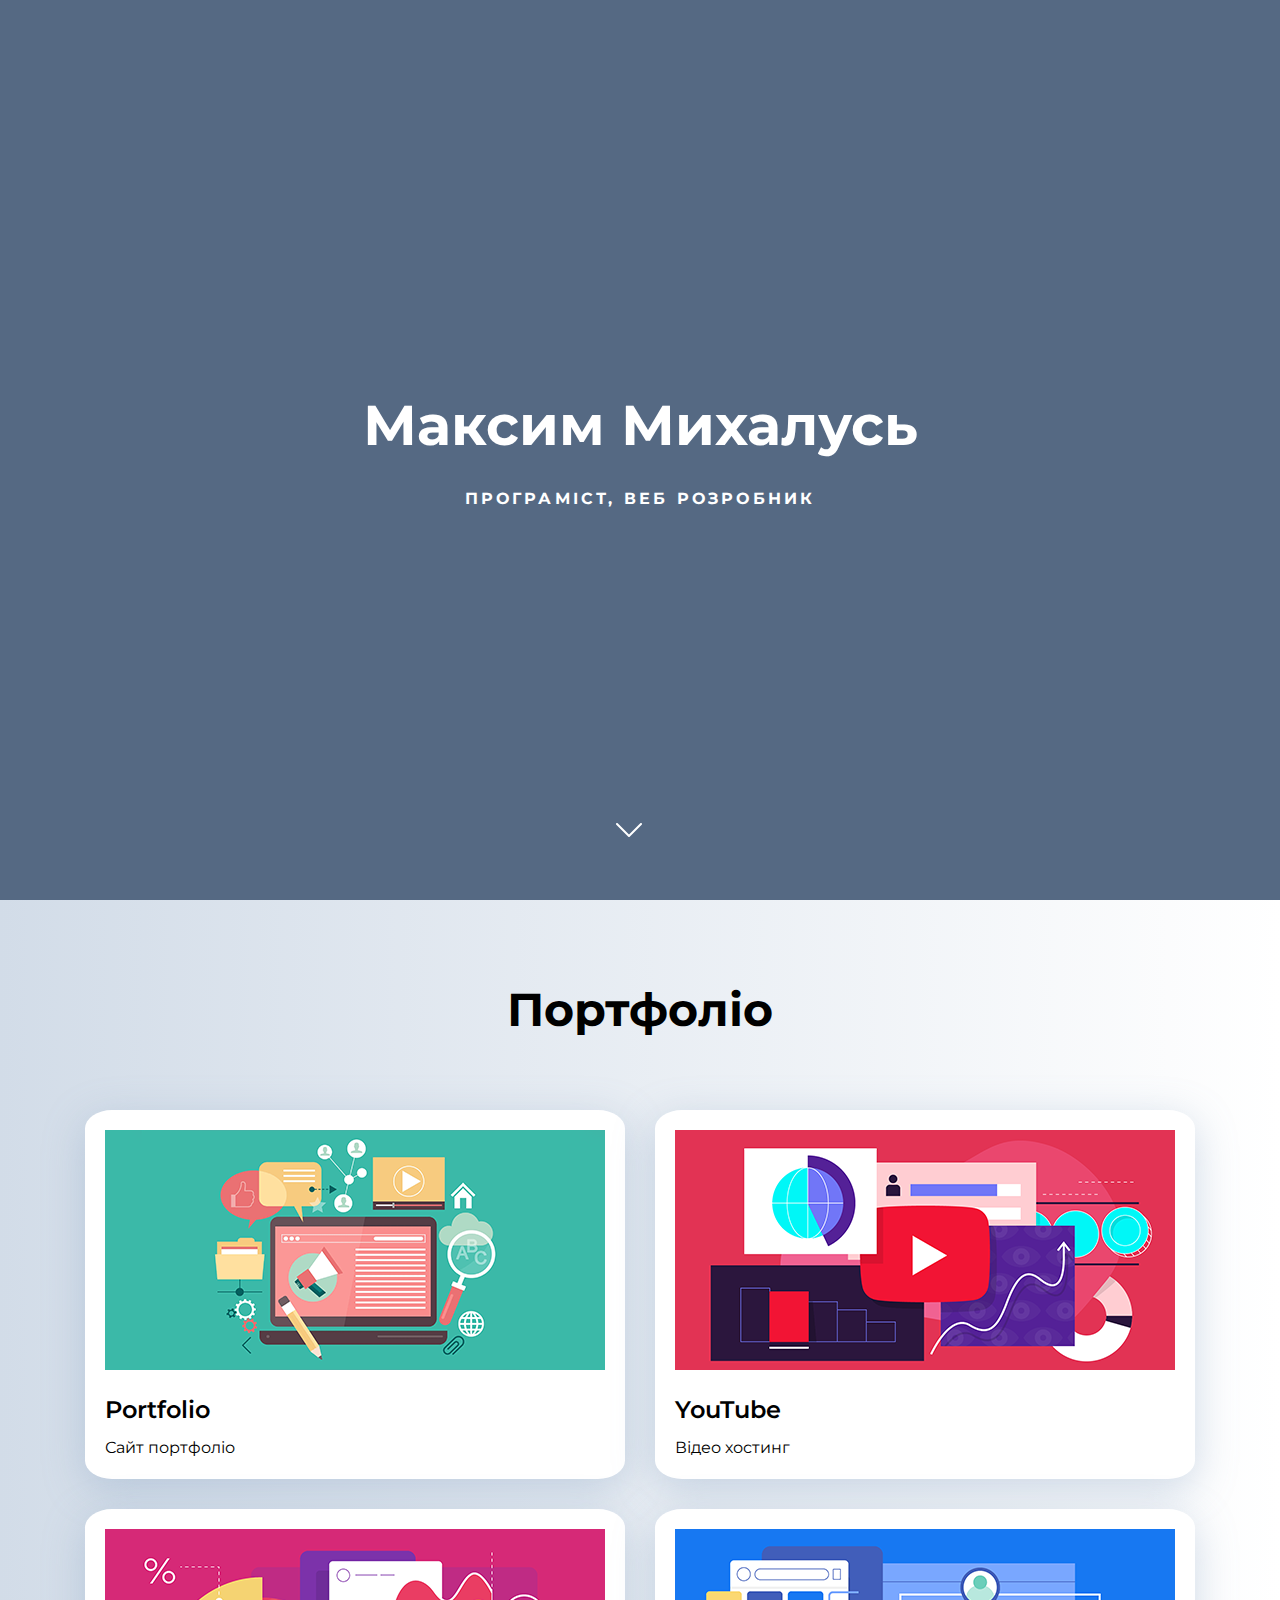
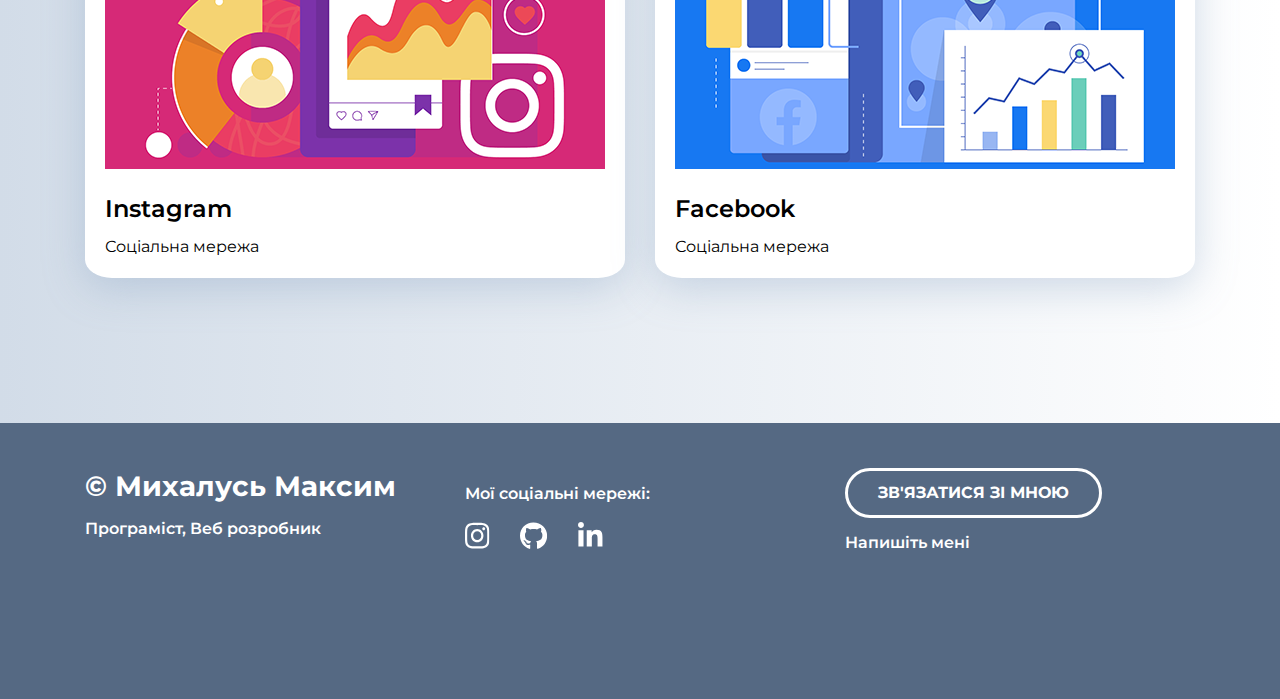
<file: index.html>
<!DOCTYPE html>
<html lang="UA">
<head>
    <meta charset="UTF-8">
    <meta name="viewport" content="width=device-width, initial-scale=1.0">
    <title>Головна сторінка</title>
    <link rel="stylesheet" href="./css/main.css">
    <link rel="stylesheet" href="./css/media.css">
    <link rel="preconnect" href="https://fonts.googleapis.com">
<link rel="preconnect" href="https://fonts.gstatic.com" crossorigin>
<link href="https://fonts.googleapis.com/css2?family=Montserrat:ital,wght@0,400;0,700;1,600&display=swap" rel="stylesheet">
<link rel="icon" href="./img/iso/icon-portfolio.ico" type="image/x-icon">
</head>
<body>
    <div class="header">
        <h1 class="header-title">Максим Михалусь</h1>
        <p class="header-subtitle">Програміст, Веб розробник</p>
        <a href="#portfolio" class="header-arrow">
            <img src="./img/Shape/Shape.svg" alt="arrow">
        </a>
    </div>

    <div class="portfolio" id="portfolio">
        <div class="container">
            <h2 class="portfolio-header">Портфоліо</h2>
            <div class="portfolio-cards-wrapper">
                <div class="card">
                    <a href="portfolio.html" class="card-link">
                        <img class="card-img" src="./img/img-project/portfolio.png" alt="Cайт">
                        <h3 class="card-title">Portfolio</h3>
                        <p>Сайт портфоліо</p>
                    </a>
                </div>
                <div class="card">
                    <a href="youtube.html" class="card-link">
                    <img class="card-img" src="./img/img-project/youtube.png" alt="Cайт">
                    <h3 class="card-title">YouTube</h3>
                    <p>Відео хостинг</p>
                    </a>
                </div>
                <div class="card">
                    <a href="instagram.html" class="card-link">
                    <img class="card-img" src="./img/img-project/instagram.png" alt="Cайт">
                    <h3 class="card-title">Instagram</h3>
                    <p>Соціальна мережа</p>
                    </a>
                </div>
                <div class="card">
                    <a href="facebook.html" class="card-link">
                    <img class="card-img" src="./img/img-project/facebook.png" alt="Cайт">
                    <h3 class="card-title">Facebook</h3>
                    <p>Соціальна мережа</p>
                    </a>
                </div>
            </div>
        </div>
    </div>

    <div class="footer">
        <div class="container">
            <div class="footer-row">

                <div class="footer-copyright footer-col">
                    <div class="footer-copyright-name">© Михалусь Максим</div>
                    <p>Програміст, Веб розробник</p>
                </div>

                <div class="footer-icons footer-col">
                    <p>Мої соціальні мережі:</p>
                    <div class="footer-icons-row">
                        <a href="https://www.instagram.com/_exekx/">
                            <img src="./img/icon/instagram.svg" alt="">
                        </a>
                        <a href="https://github.com/exekx">
                            <img src="./img/icon/github.svg" alt="">
                        </a>
                        <a href="https://www.linkedin.com/in/%D0%BC%D0%B0%D0%BA%D1%81%D0%B8%D0%BC-%D0%B2%D0%BE%D0%BB%D0%BE%D0%B4%D0%B8%D0%BC%D0%B8%D1%80%D0%BE%D0%B2%D0%B8%D1%87-%D0%BC%D0%B8%D1%85%D0%B0%D0%BB%D1%83%D1%81%D1%8C-05b49729a/">
                            <img src="./img/icon/linkedin.svg" alt="">
                        </a>
                    </div>
                </div>

                <div class="footer-contacts footer-col">
                    <a href="mailto:maksym.v.mykhailus@ukd.edu.ua" class="footer-button">Зв'язатися зі мною</a>
                    <p>Напишіть мені</p>
                </div>
            </div>
        </div>
    </div>

</body>
</html>
</file>
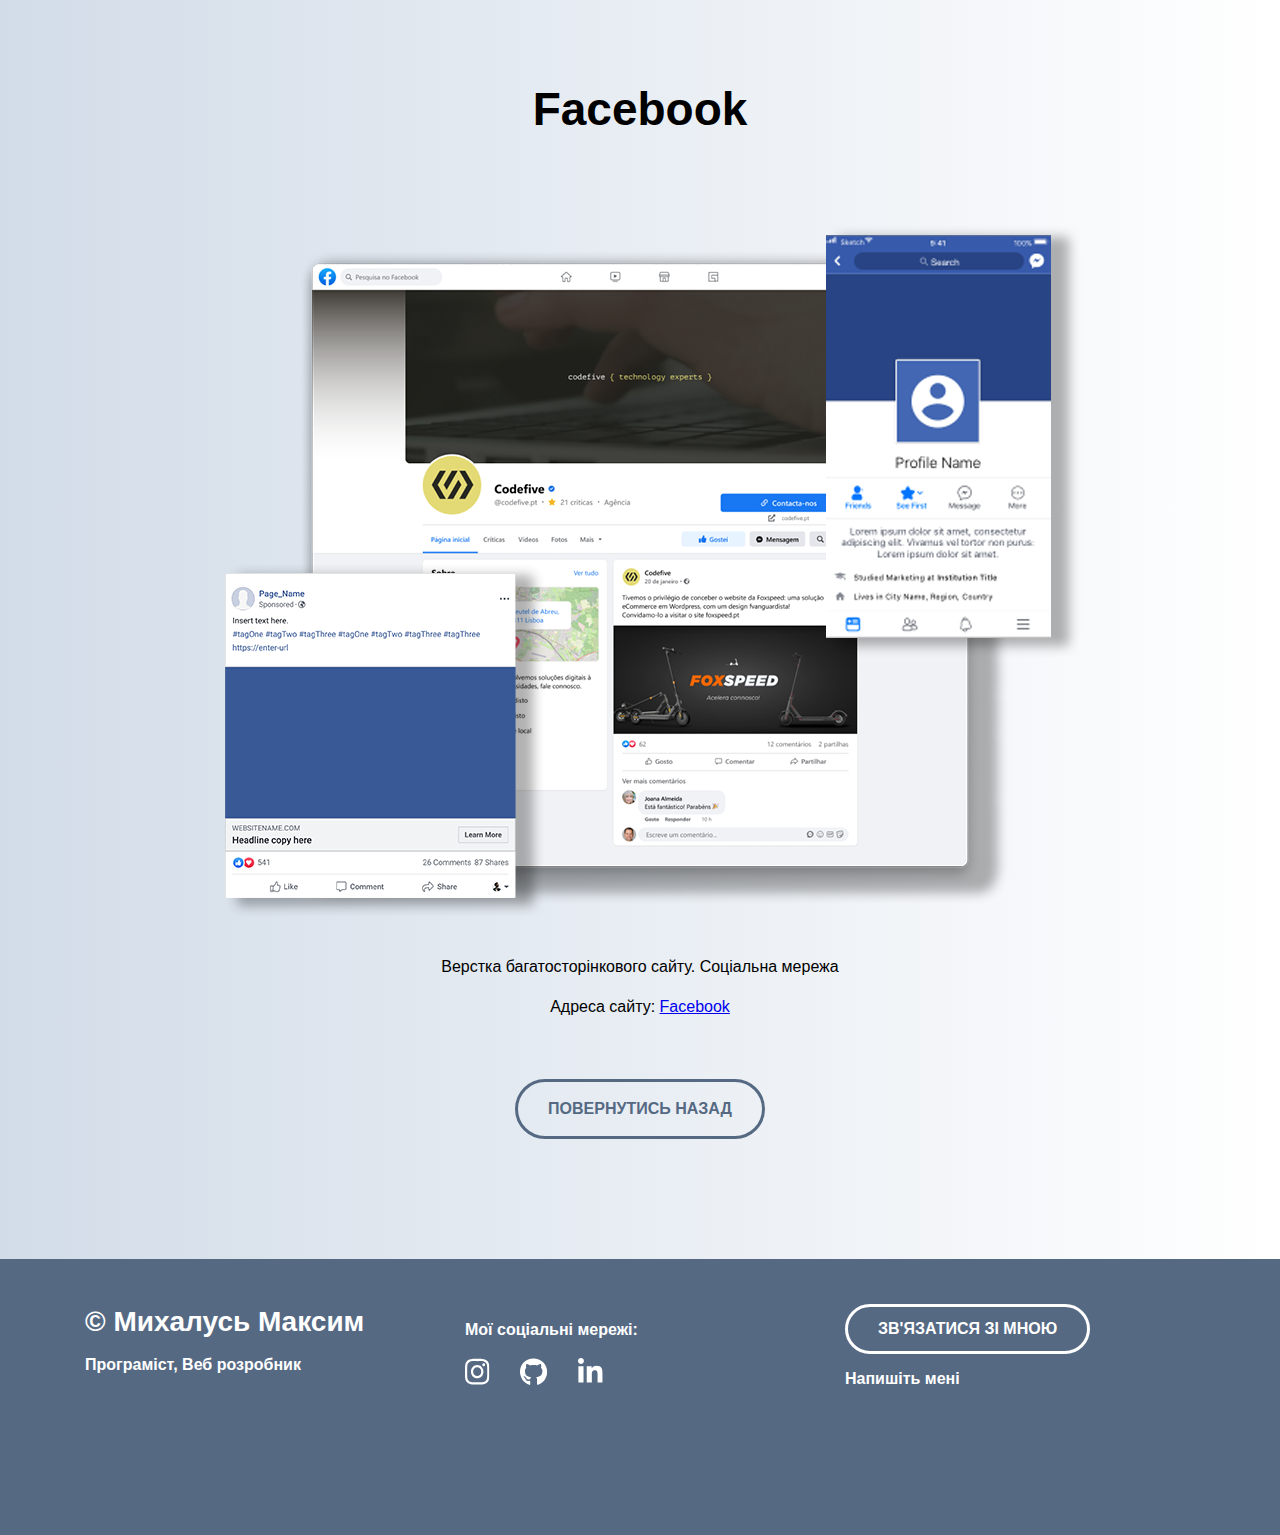
<file: facebook.html>
<!DOCTYPE html>
<html lang="UA">
<head>
    <meta charset="UTF-8">
    <meta name="viewport" content="width=device-width, initial-scale=1.0">
    <title>Facebook</title>
    <link rel="stylesheet" href="./css/main.css">
    <link rel="stylesheet" href="./css/media.css">
    <link rel="preconnect" href="https://fonts.googleapis.com">
    <link rel="icon" href="./img/iso/icon-portfolio.ico" type="image/x-icon">
</head>
<body>
    
    <div class="project">
        <div class="container">
            <h1 class="project-header">Facebook</h1>
            <div class="project-img"></div>
            <img src="./img/img-portfolio/facebook.png" alt="Сайт портфоліо" width="892" height="725">
        </div>
        <div class="project-description">
            <p>Верстка багатосторінкового сайту. Соціальна мережа</p>
            <p>Адреса сайту: <a href="https://www.facebook.com/">Facebook</a></p>
        </div>
        <a href="index.html" class="ptoject-button-back">Повернутись назад</a>
    </div>

    <div class="footer">
        <div class="container">
            <div class="footer-row">

                <div class="footer-copyright footer-col">
                    <div class="footer-copyright-name">© Михалусь Максим</div>
                    <p>Програміст, Веб розробник</p>
                </div>

                <div class="footer-icons footer-col">
                    <p>Мої соціальні мережі:</p>
                    <div class="footer-icons-row">
                        <a href="https://www.instagram.com/_exekx/">
                            <img src="./img/icon/instagram.svg" alt="">
                        </a>
                        <a href="https://github.com/exekx">
                            <img src="./img/icon/github.svg" alt="">
                        </a>
                        <a href="https://www.linkedin.com/in/%D0%BC%D0%B0%D0%BA%D1%81%D0%B8%D0%BC-%D0%B2%D0%BE%D0%BB%D0%BE%D0%B4%D0%B8%D0%BC%D0%B8%D1%80%D0%BE%D0%B2%D0%B8%D1%87-%D0%BC%D0%B8%D1%85%D0%B0%D0%BB%D1%83%D1%81%D1%8C-05b49729a/">
                            <img src="./img/icon/linkedin.svg" alt="">
                        </a>
                    </div>
                </div>

                <div class="footer-contacts footer-col">
                    <a href="mailto:maksym.v.mykhailus@ukd.edu.ua" class="footer-button">Зв'язатися зі мною</a>
                    <p>Напишіть мені</p>
                </div>
            </div>
        </div>
    </div>
    
</body>
</html>
</file>
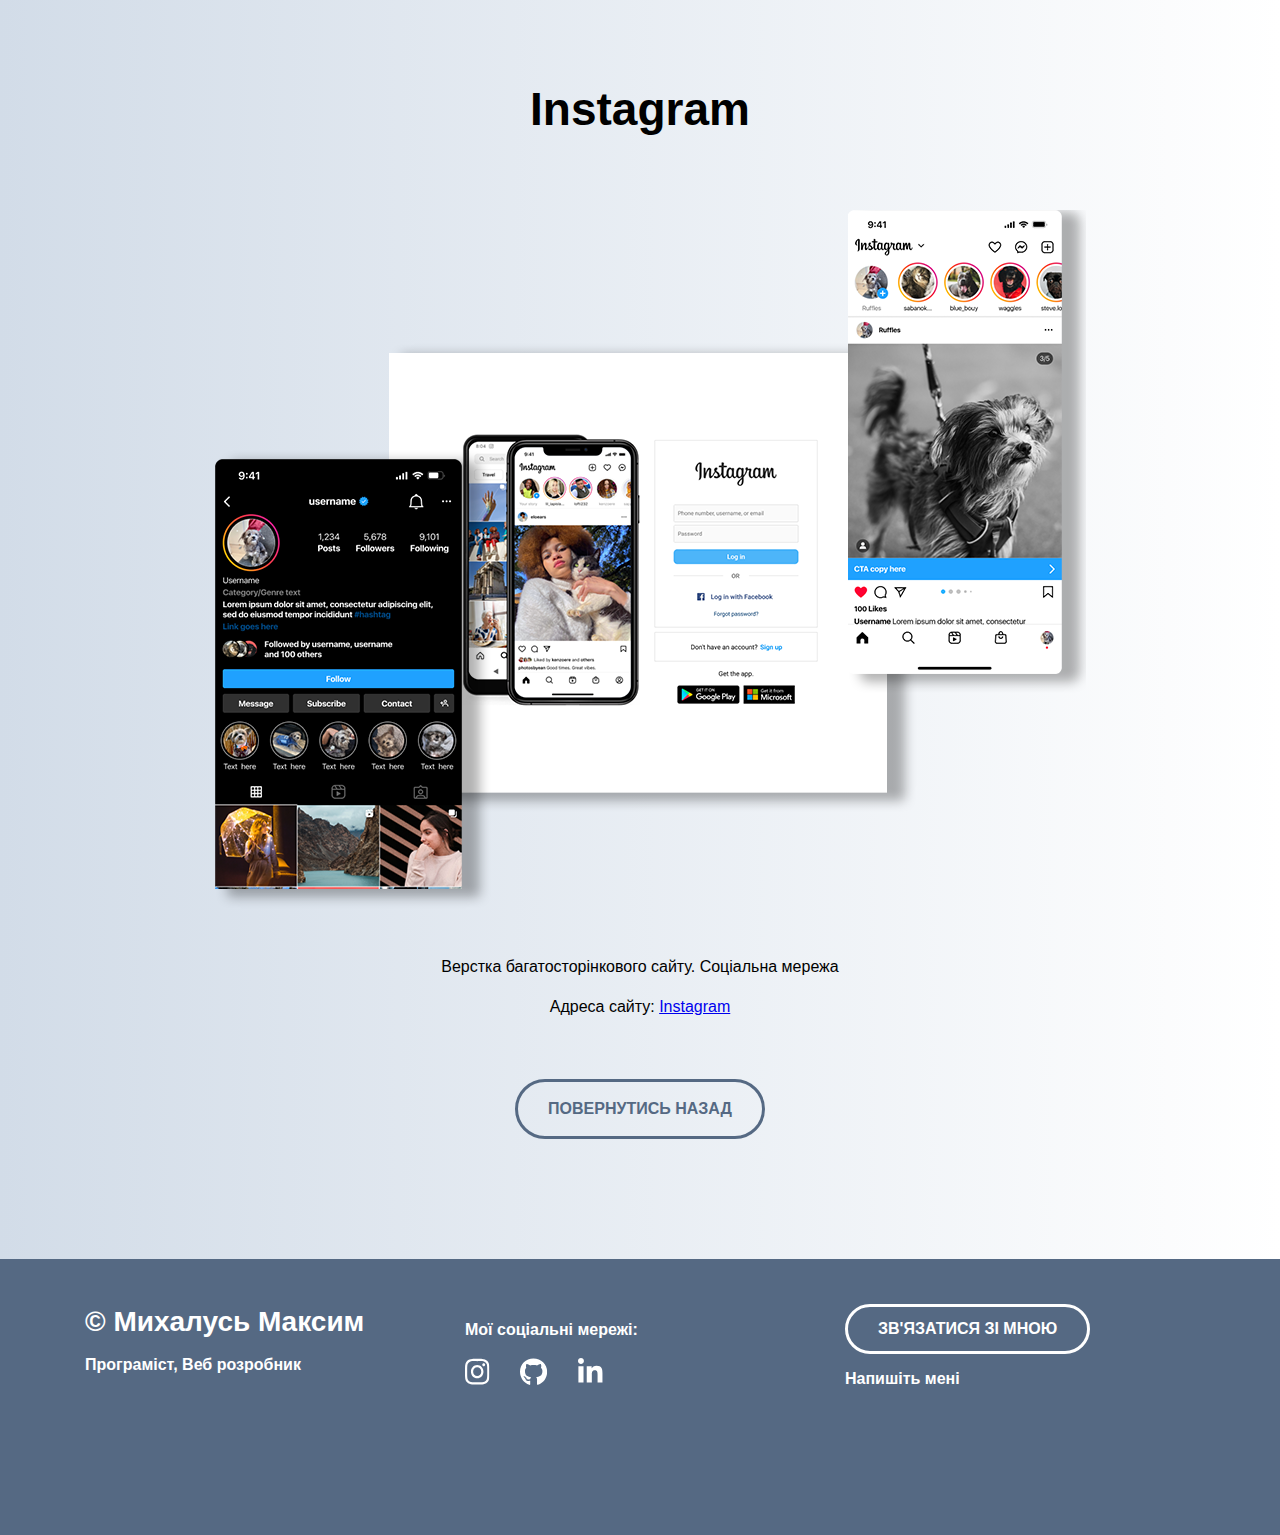
<file: instagram.html>
<!DOCTYPE html>
<html lang="UA">
<head>
    <meta charset="UTF-8">
    <meta name="viewport" content="width=device-width, initial-scale=1.0">
    <title>Instagram</title>
    <link rel="stylesheet" href="./css/main.css">
    <link rel="stylesheet" href="./css/media.css">
    <link rel="preconnect" href="https://fonts.googleapis.com">
    <link rel="icon" href="./img/iso/icon-portfolio.ico" type="image/x-icon">
</head>
<body>
    
    <div class="project">
        <div class="container">
            <h1 class="project-header">Instagram</h1>
            <div class="project-img"></div>
            <img src="./img/img-portfolio/instagram.png" alt="Сайт портфоліо" width="892" height="725">
        </div>
        <div class="project-description">
            <p>Верстка багатосторінкового сайту. Соціальна мережа</p>
            <p>Адреса сайту: <a href="https://www.instagram.com/">Instagram</a></p>
        </div>
        <a href="index.html" class="ptoject-button-back">Повернутись назад</a>
    </div>

    <div class="footer">
        <div class="container">
            <div class="footer-row">

                <div class="footer-copyright footer-col">
                    <div class="footer-copyright-name">© Михалусь Максим</div>
                    <p>Програміст, Веб розробник</p>
                </div>

                <div class="footer-icons footer-col">
                    <p>Мої соціальні мережі:</p>
                    <div class="footer-icons-row">
                        <a href="https://www.instagram.com/_exekx/">
                            <img src="./img/icon/instagram.svg" alt="">
                        </a>
                        <a href="https://github.com/exekx">
                            <img src="./img/icon/github.svg" alt="">
                        </a>
                        <a href="https://www.linkedin.com/in/%D0%BC%D0%B0%D0%BA%D1%81%D0%B8%D0%BC-%D0%B2%D0%BE%D0%BB%D0%BE%D0%B4%D0%B8%D0%BC%D0%B8%D1%80%D0%BE%D0%B2%D0%B8%D1%87-%D0%BC%D0%B8%D1%85%D0%B0%D0%BB%D1%83%D1%81%D1%8C-05b49729a/">
                            <img src="./img/icon/linkedin.svg" alt="">
                        </a>
                    </div>
                </div>

                <div class="footer-contacts footer-col">
                    <a href="mailto:maksym.v.mykhailus@ukd.edu.ua" class="footer-button">Зв'язатися зі мною</a>
                    <p>Напишіть мені</p>
                </div>
            </div>
        </div>
    </div>
    
</body>
</html>
</file>
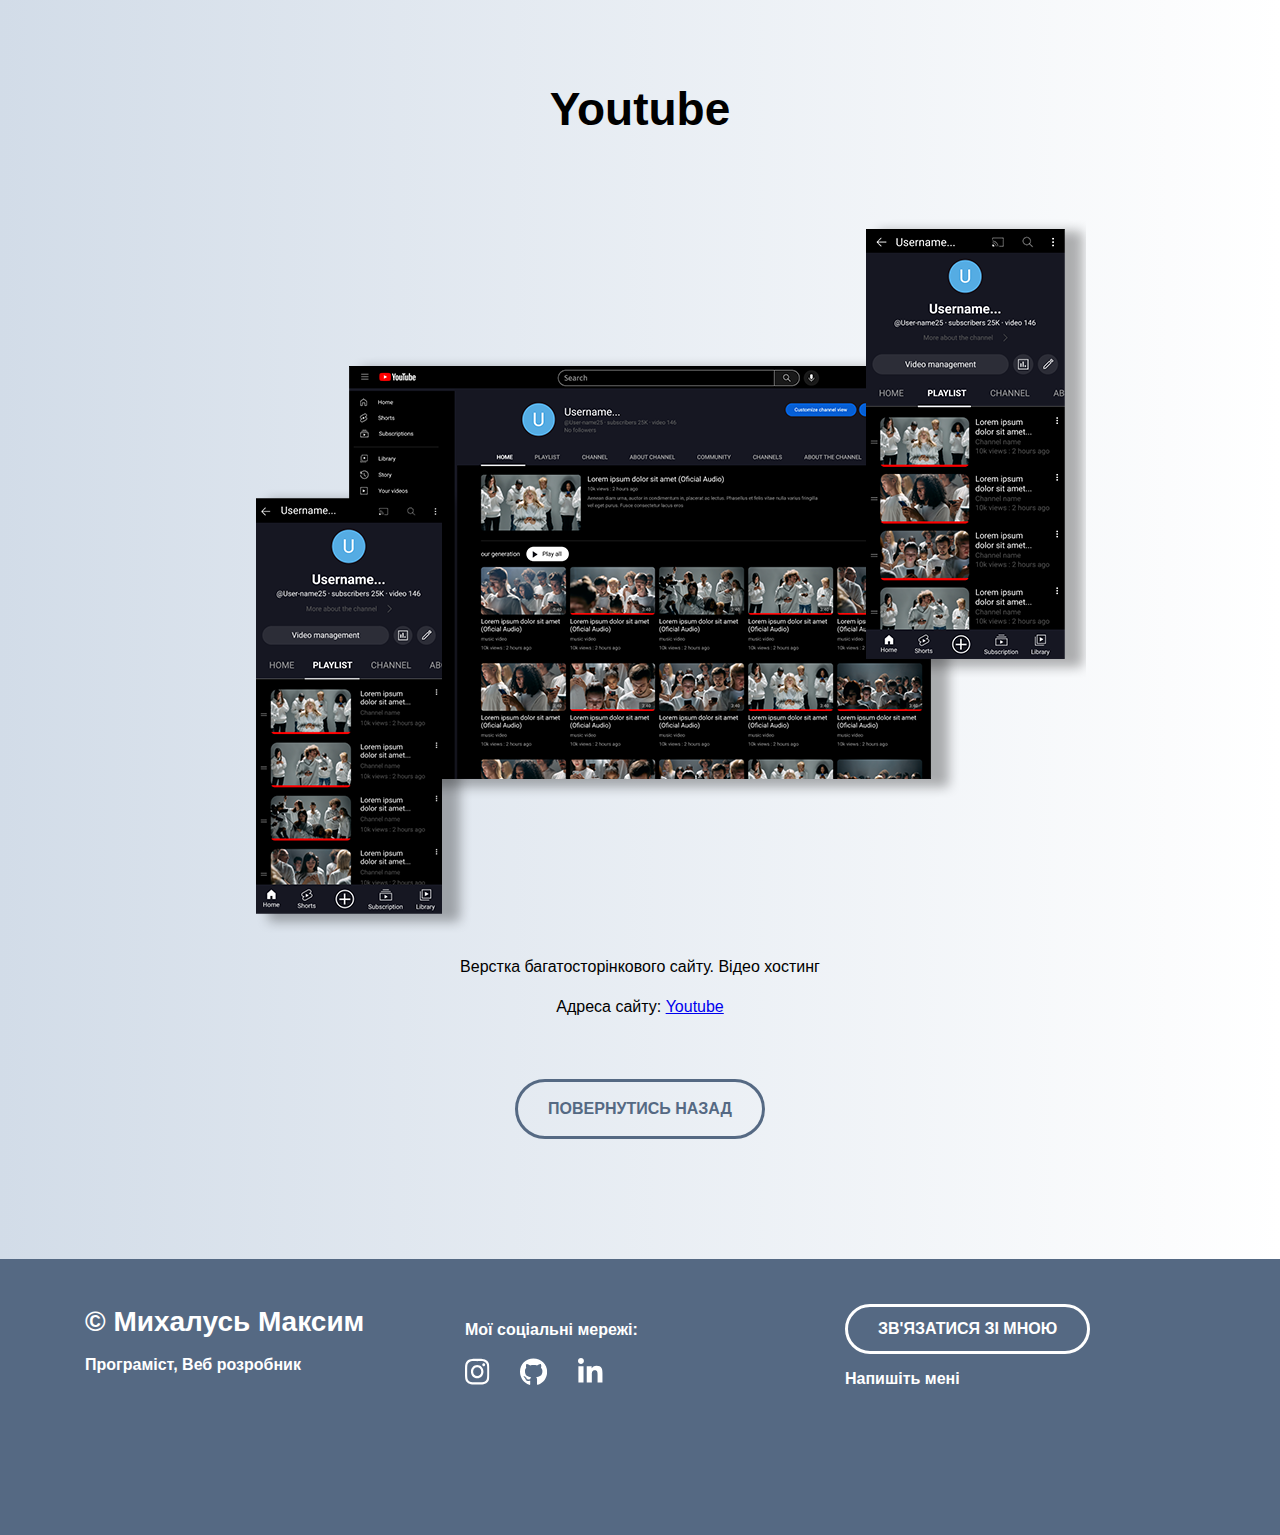
<file: youtube.html>
<!DOCTYPE html>
<html lang="UA">
<head>
    <meta charset="UTF-8">
    <meta name="viewport" content="width=device-width, initial-scale=1.0">
    <title>Youtube</title>
    <link rel="stylesheet" href="./css/main.css">
    <link rel="stylesheet" href="./css/media.css">
    <link rel="preconnect" href="https://fonts.googleapis.com">
    <link rel="icon" href="./img/iso/icon-portfolio.ico" type="image/x-icon">
</head>
<body>
    
    <div class="project">
        <div class="container">
            <h1 class="project-header">Youtube</h1>
            <div class="project-img"></div>
            <img src="./img/img-portfolio/youtube.png" alt="Сайт портфоліо" width="892" height="725">
        </div>
        <div class="project-description">
            <p>Верстка багатосторінкового сайту. Відео хостинг</p>
            <p>Адреса сайту: <a href="https://www.youtube.com/">Youtube</a></p>
        </div>
        <a href="index.html" class="ptoject-button-back">Повернутись назад</a>
    </div>

    <div class="footer">
        <div class="container">
            <div class="footer-row">

                <div class="footer-copyright footer-col">
                    <div class="footer-copyright-name">© Михалусь Максим</div>
                    <p>Програміст, Веб розробник</p>
                </div>

                <div class="footer-icons footer-col">
                    <p>Мої соціальні мережі:</p>
                    <div class="footer-icons-row">
                        <a href="https://www.instagram.com/_exekx/">
                            <img src="./img/icon/instagram.svg" alt="">
                        </a>
                        <a href="https://github.com/exekx">
                            <img src="./img/icon/github.svg" alt="">
                        </a>
                        <a href="https://www.linkedin.com/in/%D0%BC%D0%B0%D0%BA%D1%81%D0%B8%D0%BC-%D0%B2%D0%BE%D0%BB%D0%BE%D0%B4%D0%B8%D0%BC%D0%B8%D1%80%D0%BE%D0%B2%D0%B8%D1%87-%D0%BC%D0%B8%D1%85%D0%B0%D0%BB%D1%83%D1%81%D1%8C-05b49729a/">
                            <img src="./img/icon/linkedin.svg" alt="">
                        </a>
                    </div>
                </div>

                <div class="footer-contacts footer-col">
                    <a href="mailto:maksym.v.mykhailus@ukd.edu.ua" class="footer-button">Зв'язатися зі мною</a>
                    <p>Напишіть мені</p>
                </div>
            </div>
        </div>
    </div>
    
</body>
</html>
</file>
<file: css/main.css>
*{
    box-sizing: border-box;
}

html{
    scroll-behavior: smooth;
}

body {
    margin: 0;
    font-family: 'Montserrat', sans-serif;
    color: #000000;
    
}

img {
    max-width: 100%;
    height: auto;
}


.container{
    max-width: 1110px;
    margin-left: auto;
    margin-right: auto;
}

.none{
    display: none !important;
}

.header {
    position: relative;
    display: flex;
    flex-direction: column;
    justify-content: center;
    align-items: center;

    width: 100%;
    height: 100vh;

    background-color: #556983;
}

.header-title{
   margin: 0;
   margin-bottom: 25px;
   font-weight: bold;
   font-size: 56px;
   line-height: 130%;

   text-align: center;
   color: white;
}

.header-subtitle{
    margin: 0;
    font-weight: bold;
    font-size: 16px;
    line-height: 150%;
 
    text-align: center;
    letter-spacing: 0.2em;
    text-transform: uppercase;

    color: white;
}

.header-arrow{
    width: 48px;
    height: 48px;

    position: absolute;
    bottom: 30px;
    left: 50%;

    transform: translate(-50%, 0);
}

.portfolio{
    padding-top: 80px;
    padding-bottom: 115px;
    background-color: white;
    display: flex;
    justify-content: center;
    
    background:rgba(126, 155, 189, 0.35);
    background: linear-gradient(90deg, rgb(126, 155, 189, 0.35) 0%, white 100%);
}

.portfolio-header{
    margin: 0px;
    margin-bottom: 70px;
    font-weight: 700;
    font-size: 46px;
    line-height: 130%;
    text-align: center;

    color: #000000;
}

.portfolio-cards-wrapper{
    display: flex;
    flex-wrap: wrap;
    justify-content: space-between;
}

.card{
    margin-bottom: 30px;
    max-width: 540px;
    background: white;
    box-shadow: 0px 10px 40px rgba(126, 155, 189, 0.35);
    transition: transform 0.2s ease-in;
    border-radius: 5%;
}

.card:hover{
    transform: translateY(-15px);
}

.card-link{
    padding: 20px;
    color: #000;
    text-decoration: none;
    display: block;
    transition: color 0.2s ease-in;
}

.card-link:hover{
    color:blue
}

.card-img{
    margin-bottom: 20px;
}

.card-title{
    margin: 0;
    margin-bottom: 13px;
    font-weight: 600;
    font-size: 24px;
    line-height: 130%;
}

.card p{
    margin: 0;
    font-size: 16px;
    line-height: 130%;
}


.footer{
    padding-top: 45px;
    padding-bottom: 130px;
    background: #556983;
    color: white;
}

.footer-row{
    display: flex;
    flex-direction: row;
    justify-content: space-between;
}

.footer-col{
    max-width: 350px;
    flex-grow: 1;
}
.footer-copyright{
    max-width: 350px;
    flex-grow: 1;
    line-height: 1.3;
}

.footer-copyright-name{
    font-weight: 700;
    font-size: 28px;
    margin-bottom: 15px;
}

.footer-copyright p{
    margin: 0px;
    margin-bottom: 15px;
    font-weight: 600;
    font-size: 16px;
}

.footer-icons p{
    font-weight: 600;
    font-style: 16px;
    line-height: 1.3;
}

.footer-icons-row{
    display: flex;
    align-items: center;

}

.footer-icons-row > * + *{
    margin-left: 30px;
}

.footer-button{
    display: inline-block;
    height: 50px;
    padding-left: 30px;
    padding-right: 30px;

    border: 3px solid white;
    border-radius: 50px;

    
    color: white;
    font-weight: 700;
    font-style: 16px;
    line-height: 44px;
    text-transform: uppercase;
    text-decoration: none;

    transition: all 0.2s ease-in;
}

.footer-button:hover{
    background-color: white;
    color: #556983;
}

.footer-contacts p{
    margin: 15px 0;
    font-style: 16px;
    font-weight: 600;
    line-height: 1.3;
}


.project{
    padding-top: 80px;
    padding-bottom: 120px;
    text-align: center;
    background:rgba(126, 155, 189, 0.35);
    background: linear-gradient(90deg, rgb(126, 155, 189, 0.35) 0%, white 100%);
}

.project-header{
    margin: 0;
    margin-bottom: 40px;
    font-weight: bold;
    font-size: 46px;
    line-height: 1.3;
}

.project-img{
    margin-bottom: 70px;
}

.project-description{
    margin: 0 auto;
    max-width: 730px;
    margin-bottom: 60px;
}

.project-description p {
    border-top: 0;
    margin-bottom: 15px;
    font-size: 16px;
    line-height: 1.5;
}

.ptoject-button-back {
    display: inline-block;
    height: 60px;
    padding-left: 30px;
    padding-right: 30px;

    border: 3px solid #556983;
    border-radius: 50px;

    
    color: #556983;
    font-weight: 700;
    font-style: 16px;
    line-height: 54px;
    text-transform: uppercase;
    text-decoration: none;

    transition: all 0.2s ease-in;
}

.ptoject-button-back:hover{
    background-color: #556983;
    color: white;
}
</file>
<file: css/media.css>
@media (max-width: 1140px){
    .card{
        width: calc(50% - 15px);
    }

    .footer{
        padding-top: 40px;
        padding-bottom: 60px;
    }

    .footer-row{
        flex-direction: column-reverse;
        align-items: center;
        text-align: center ;
    }

    .footer-col{
        margin-bottom: 50px;
    }

    .footer-col:first-child{
        margin-bottom: 0;
    }
}

@media (max-width: 760px){
    .header-title{
        font-size: 32px;
    }

    .header-subtitle{
        font-size: 14px;
    }

    .portfolio{
        padding-top: 40px;
        padding-bottom: 60px;
    }

    .portfolio-header{
        font-size: 32px;
        padding-bottom: 30px;
    }

    .portfolio-cards-wrapper{
        justify-content: center;
    }

    .card{
        max-width: 530px;
        width: 100%;
    }
    
    .card-link{
        padding: 15px;
    }

    .card-img{
        margin-bottom: 10px;
    }

    .catd-title{
        font-style: 18px;
        margin-bottom: 10px;
    }

    .card p{
        font-size: 14px;
    }

    .footer-copyright-name{
        font-style: 18px;
        margin-bottom: 5px;
    }

    .footer-copyright p{
        font-style: 14px;
    }

    .footer-icons p{
        font-style: 14px;
    } 

    .footer-contacts p{
        font-style: 14px;
        margin: 0;
        margin-top: 15px;
    }

    .project{
        padding: 40px 0 60px;
    }

    .project-header{
        font-size: 28px;
        margin-bottom: 30px;
    }

    .project-img{
        margin-bottom: 20px;
    }
    
    .project-description{
        margin-bottom: 50px;
    }

    .ptoject-button-back{
        padding: 0 10;
        width: 100%;
        max-width: 320px;
    }
}
</file>
